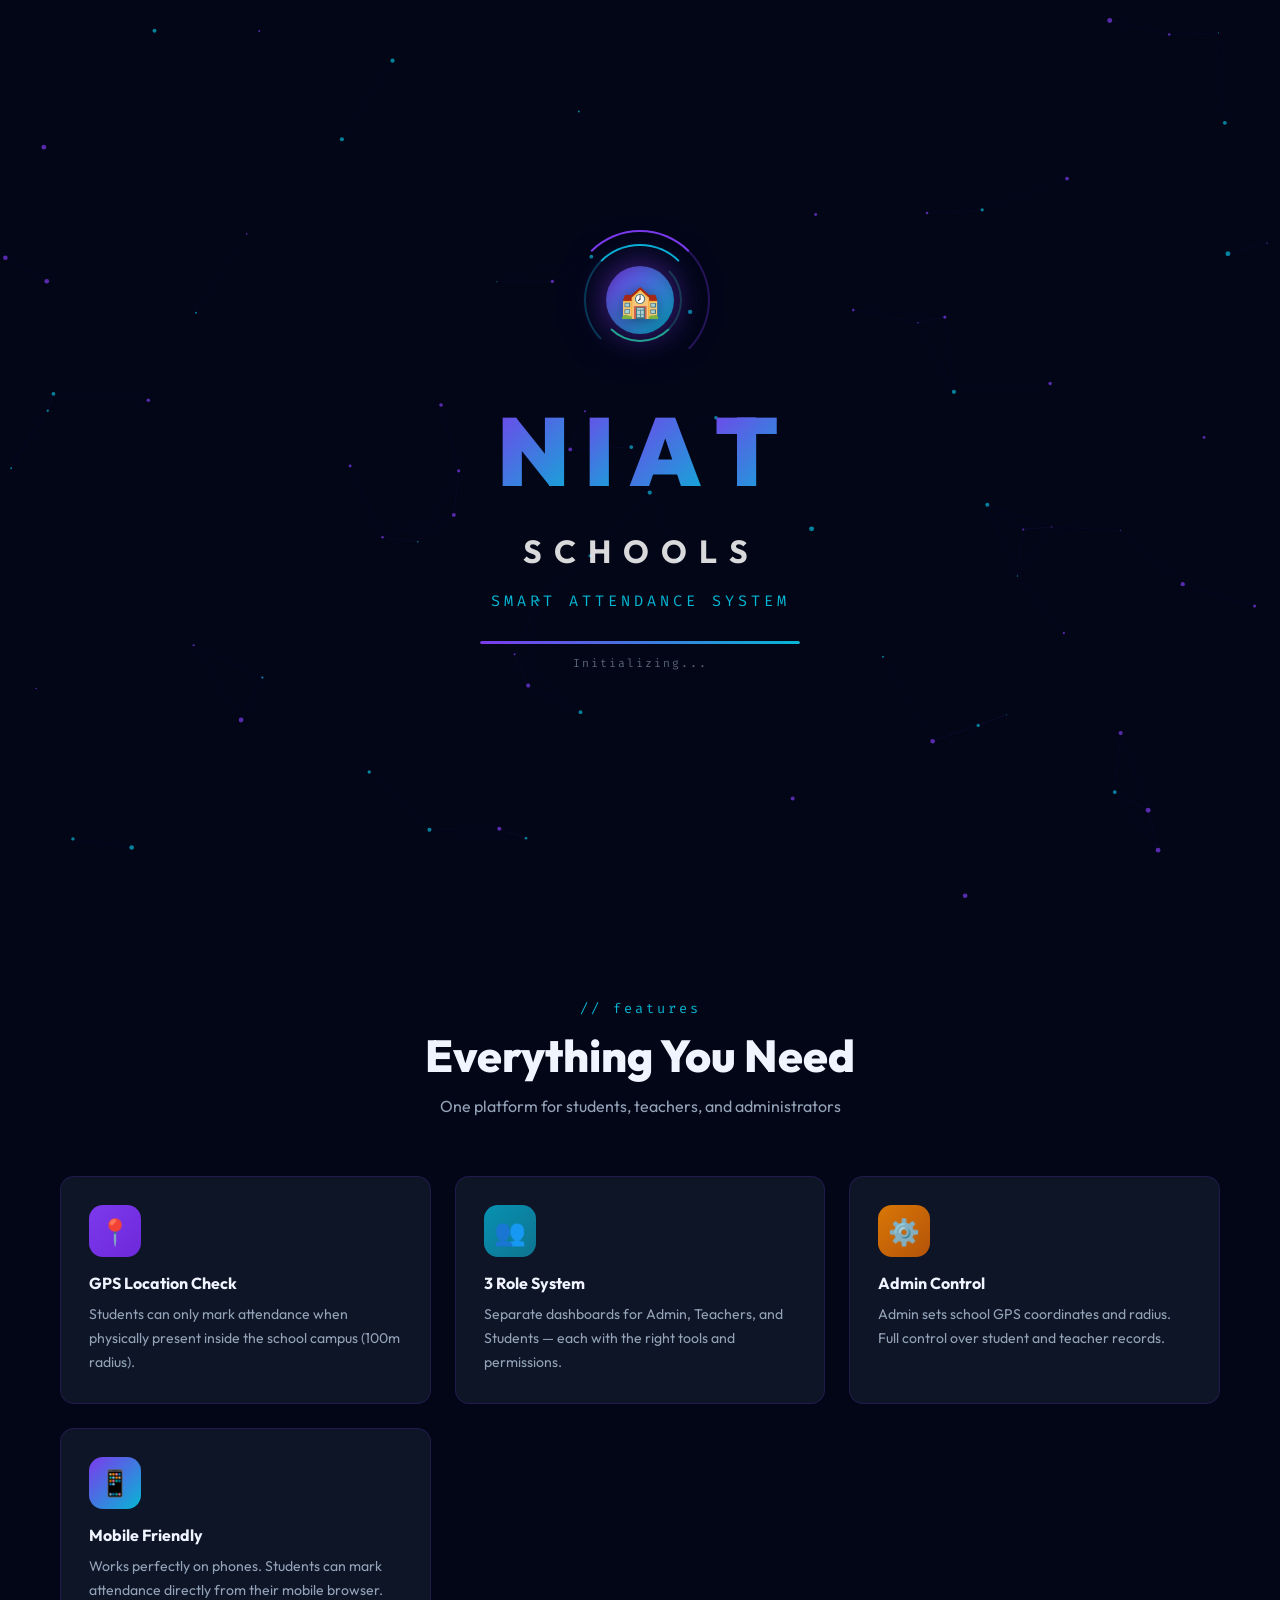
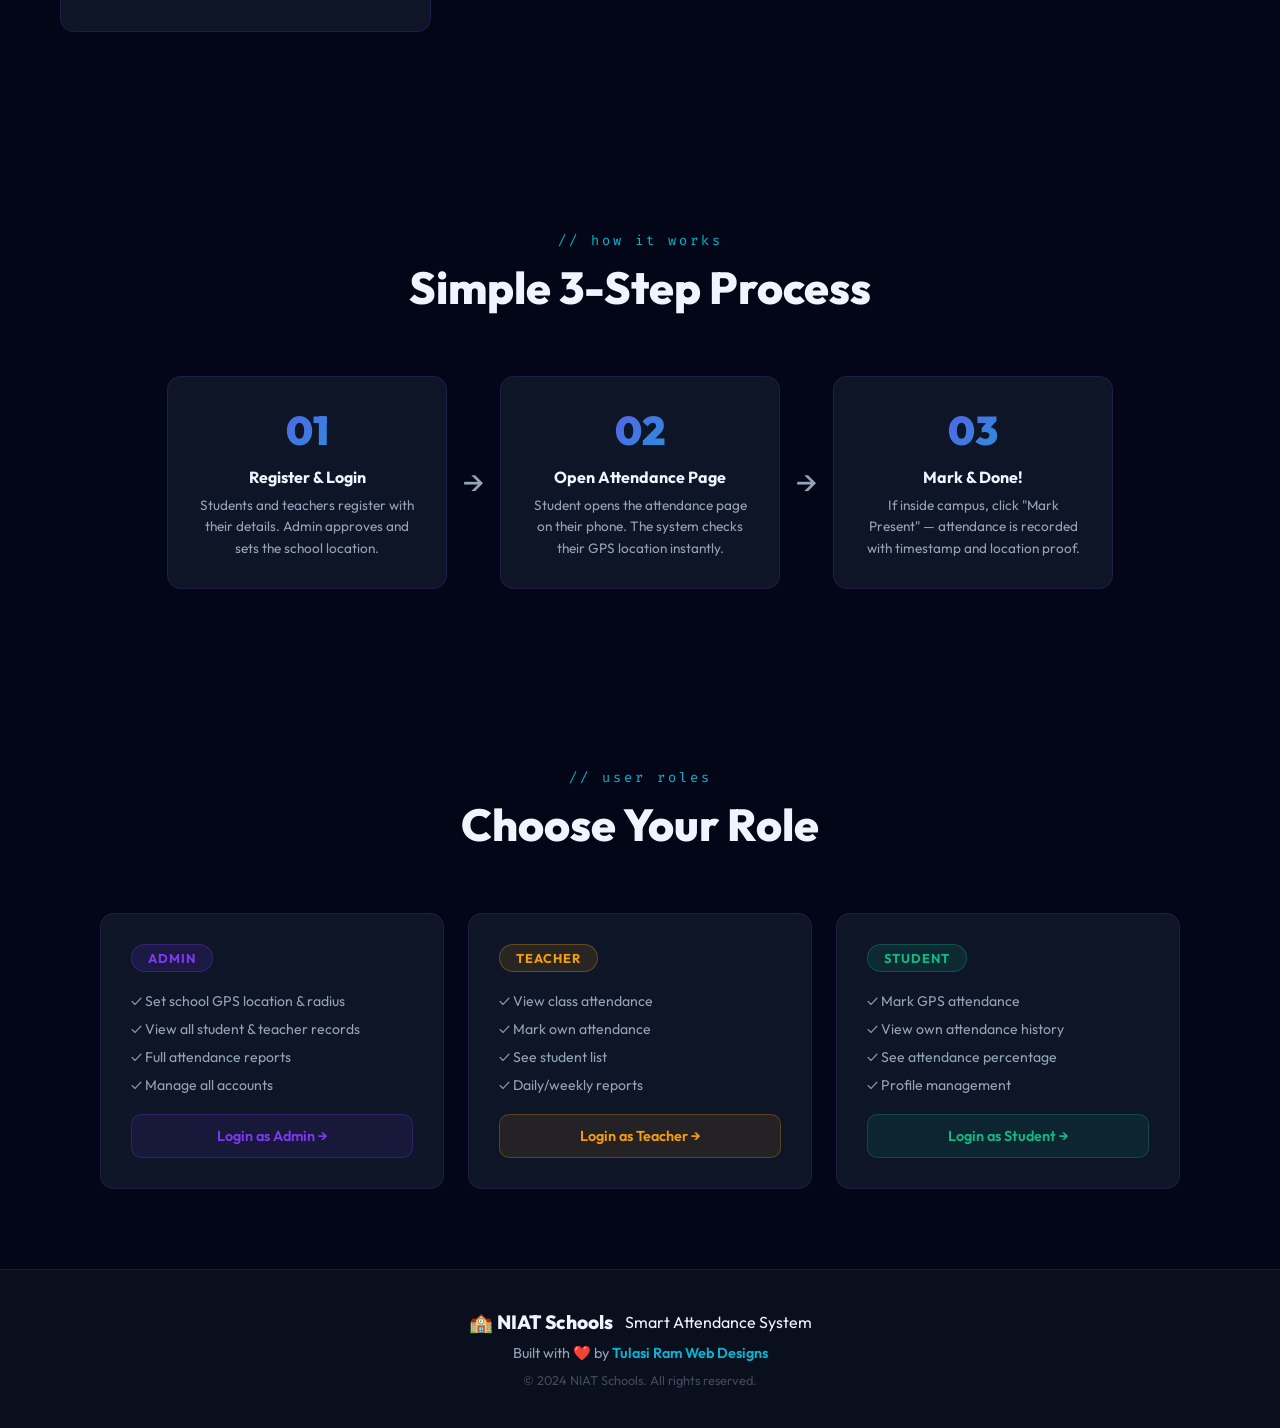
<file: index.html>
<!DOCTYPE html>
<html lang="en">
<head>
  <meta charset="UTF-8"/>
  <meta name="viewport" content="width=device-width, initial-scale=1.0"/>
  <title>NIAT Schools — Smart Attendance System</title>
  <meta name="description" content="NIAT Schools Smart Attendance System — GPS-based attendance marking, student management, and real-time reports. Built by Tulasi Ram Web Designs."/>
  <link rel="preconnect" href="https://fonts.googleapis.com"/>
  <link rel="preconnect" href="https://fonts.gstatic.com" crossorigin/>
  <link href="https://fonts.googleapis.com/css2?family=Outfit:wght@300;400;500;600;700;800;900&family=Fira+Code:wght@400;500&display=swap" rel="stylesheet"/>
  <link rel="stylesheet" href="style.css"/>
</head>
<body>

  <!-- ========== NIAT INTRO SPLASH ========== -->
  <div id="niat-intro">
    <canvas id="niat-canvas"></canvas>

    <div class="niat-intro-body">

      <!-- Animated Logo -->
      <div class="niat-logo-wrap">
        <div class="niat-emblem">
          <div class="emblem-ring ring-outer"></div>
          <div class="emblem-ring ring-mid"></div>
          <div class="emblem-ring ring-inner"></div>
          <div class="emblem-center">
            <span class="emblem-icon">🏫</span>
          </div>
        </div>
      </div>

      <!-- NIAT Letters -->
      <div class="niat-letters">
        <span class="nl" id="nl-n">N</span>
        <span class="nl" id="nl-i">I</span>
        <span class="nl" id="nl-a">A</span>
        <span class="nl" id="nl-t">T</span>
      </div>

      <!-- School Name -->
      <div class="niat-school-name" id="niat-school-name">
        <span class="nsn-letter" style="--d:0ms">S</span>
        <span class="nsn-letter" style="--d:60ms">C</span>
        <span class="nsn-letter" style="--d:120ms">H</span>
        <span class="nsn-letter" style="--d:180ms">O</span>
        <span class="nsn-letter" style="--d:240ms">O</span>
        <span class="nsn-letter" style="--d:300ms">L</span>
        <span class="nsn-letter" style="--d:360ms">S</span>
      </div>

      <!-- Tagline -->
      <p class="niat-tagline" id="niat-tagline">Smart Attendance System</p>

      <!-- Progress Bar -->
      <div class="niat-progress-wrap">
        <div class="niat-progress-bar" id="niat-progress-bar"></div>
      </div>
      <p class="niat-loading-text" id="niat-loading-text">Initializing...</p>

    </div>
  </div>
  <!-- ========== END INTRO ========== -->

  <!-- NAVBAR -->
  <nav id="navbar">
    <div class="nav-brand">
      <div class="brand-icon">🏫</div>
      <div>
        <span class="brand-name">NIAT Schools</span>
        <span class="brand-sub">Attendance System</span>
      </div>
    </div>
    <div class="nav-actions">
      <a href="login.html" class="btn-outline" id="nav-login">Login</a>
      <a href="login.html?mode=register" class="btn-solid" id="nav-register">Register</a>
    </div>
  </nav>

  <!-- HERO -->
  <section class="hero">
    <div class="hero-bg">
      <div class="orb orb1"></div>
      <div class="orb orb2"></div>
      <div class="orb orb3"></div>
      <div class="grid-overlay"></div>
    </div>
    <div class="hero-content">
      <div class="hero-badge">📍 GPS-Powered Attendance</div>
      <h1 class="hero-title">
        Smart Attendance<br/>
        <span class="gradient-text">For Modern Schools</span>
      </h1>
      <p class="hero-desc">
        Mark attendance in seconds using your location. Real-time reports, student management, and complete school oversight — all in one place.
      </p>
      <div class="hero-btns">
        <a href="login.html?mode=register" class="btn-primary-lg" id="hero-start">
          Get Started Free
          <span class="btn-arrow">→</span>
        </a>
        <a href="login.html" class="btn-ghost-lg" id="hero-login">Login to Dashboard</a>
      </div>
      <div class="hero-stats">
        <div class="hstat">
          <span class="hstat-num">100m</span>
          <span class="hstat-label">GPS Accuracy</span>
        </div>
        <div class="hstat-divider"></div>
        <div class="hstat">
          <span class="hstat-num">3</span>
          <span class="hstat-label">User Roles</span>
        </div>
        <div class="hstat-divider"></div>
        <div class="hstat">
          <span class="hstat-num">Live</span>
          <span class="hstat-label">Reports</span>
        </div>
      </div>
    </div>
    <div class="hero-visual">
      <div class="phone-mockup">
        <div class="phone-inner">
          <div class="phone-header">
            <span class="phone-time">09:00 AM</span>
            <span class="ph-dot"></span>
          </div>
          <div class="phone-card active-card">
            <div class="card-icon">📅</div>
            <p class="card-title">Teacher Dashboard</p>
            <p class="card-sub">Welcome to your daily calendar</p>
            <div style="margin-top:20px;display:grid;grid-template-columns:1fr 1fr 1fr;gap:4px;">
              <div style="height:20px;background:rgba(16,185,129,0.2);border-radius:4px;"></div>
              <div style="height:20px;background:rgba(16,185,129,0.2);border-radius:4px;"></div>
              <div style="height:20px;background:rgba(239,68,68,0.2);border-radius:4px;"></div>
              <div style="height:20px;background:rgba(16,185,129,0.2);border-radius:4px;"></div>
            </div>
          </div>
        </div>
      </div>
    </div>
  </section>

  <!-- FEATURES -->
  <section class="features-section">
    <div class="section-header">
      <span class="tag">// features</span>
      <h2 class="section-title">Everything You Need</h2>
      <p class="section-sub">One platform for students, teachers, and administrators</p>
    </div>
    <div class="features-grid">
      <div class="feat-card" id="feat-gps">
        <div class="feat-icon" style="background:linear-gradient(135deg,#7c3aed,#6d28d9)">📍</div>
        <h3>GPS Location Check</h3>
        <p>Students can only mark attendance when physically present inside the school campus (100m radius).</p>
      </div>
      <div class="feat-card" id="feat-roles">
        <div class="feat-icon" style="background:linear-gradient(135deg,#0891b2,#0e7490)">👥</div>
        <h3>3 Role System</h3>
        <p>Separate dashboards for Admin, Teachers, and Students — each with the right tools and permissions.</p>
      </div>

      <div class="feat-card" id="feat-admin">
        <div class="feat-icon" style="background:linear-gradient(135deg,#d97706,#b45309)">⚙️</div>
        <h3>Admin Control</h3>
        <p>Admin sets school GPS coordinates and radius. Full control over student and teacher records.</p>
      </div>
      <div class="feat-card" id="feat-mobile">
        <div class="feat-icon" style="background:linear-gradient(135deg,#7c3aed,#06b6d4)">📱</div>
        <h3>Mobile Friendly</h3>
        <p>Works perfectly on phones. Students can mark attendance directly from their mobile browser.</p>
      </div>
    </div>
  </section>

  <!-- HOW IT WORKS -->
  <section class="how-section">
    <div class="section-header">
      <span class="tag">// how it works</span>
      <h2 class="section-title">Simple 3-Step Process</h2>
    </div>
    <div class="steps-grid">
      <div class="step-card" id="step1">
        <div class="step-num">01</div>
        <h3>Register & Login</h3>
        <p>Students and teachers register with their details. Admin approves and sets the school location.</p>
      </div>
      <div class="step-arrow">→</div>
      <div class="step-card" id="step2">
        <div class="step-num">02</div>
        <h3>Open Attendance Page</h3>
        <p>Student opens the attendance page on their phone. The system checks their GPS location instantly.</p>
      </div>
      <div class="step-arrow">→</div>
      <div class="step-card" id="step3">
        <div class="step-num">03</div>
        <h3>Mark & Done!</h3>
        <p>If inside campus, click "Mark Present" — attendance is recorded with timestamp and location proof.</p>
      </div>
    </div>
  </section>

  <!-- ROLES -->
  <section class="roles-section">
    <div class="section-header">
      <span class="tag">// user roles</span>
      <h2 class="section-title">Choose Your Role</h2>
    </div>
    <div class="roles-grid">
      <div class="role-card admin-card" id="role-admin">
        <div class="role-badge">Admin</div>
        <ul>
          <li>✓ Set school GPS location & radius</li>
          <li>✓ View all student & teacher records</li>
          <li>✓ Full attendance reports</li>
          <li>✓ Manage all accounts</li>
        </ul>
        <a href="login.html?role=admin" class="role-btn" id="role-admin-btn">Login as Admin →</a>
      </div>
      <div class="role-card teacher-card" id="role-teacher">
        <div class="role-badge teacher">Teacher</div>
        <ul>
          <li>✓ View class attendance</li>
          <li>✓ Mark own attendance</li>
          <li>✓ See student list</li>
          <li>✓ Daily/weekly reports</li>
        </ul>
        <a href="login.html?role=teacher" class="role-btn teacher-btn" id="role-teacher-btn">Login as Teacher →</a>
      </div>
      <div class="role-card student-card" id="role-student">
        <div class="role-badge student">Student</div>
        <ul>
          <li>✓ Mark GPS attendance</li>
          <li>✓ View own attendance history</li>
          <li>✓ See attendance percentage</li>
          <li>✓ Profile management</li>
        </ul>
        <a href="login.html?role=student" class="role-btn student-btn" id="role-student-btn">Login as Student →</a>
      </div>
    </div>
  </section>

  <!-- FOOTER -->
  <footer class="footer">
    <div class="footer-brand">
      <span class="footer-logo">🏫 NIAT Schools</span>
      <p>Smart Attendance System</p>
    </div>
    <p class="footer-credit">Built with ❤️ by <a href="https://relaxed-sawine-9b41f3.netlify.app" target="_blank" id="footer-portfolio">Tulasi Ram Web Designs</a></p>
    <p class="footer-copy">© 2024 NIAT Schools. All rights reserved.</p>
  </footer>

  <script src="app.js"></script>
  <script>
    // Demo phone animation
    const demoBtn = document.getElementById('demo-mark-btn');
    const phoneSuccess = document.getElementById('phone-success');
    if(demoBtn){
      demoBtn.addEventListener('click', () => {
        demoBtn.textContent = 'Marking...';
        demoBtn.disabled = true;
        setTimeout(() => {
          demoBtn.closest('.phone-card').style.display = 'none';
          phoneSuccess.style.display = 'flex';
          setTimeout(() => {
            phoneSuccess.style.display = 'none';
            demoBtn.closest('.phone-card').style.display = 'block';
            demoBtn.textContent = 'Mark Present ✓';
            demoBtn.disabled = false;
          }, 3000);
        }, 1000);
      });
    }
  </script>

  <!-- NIAT INTRO ANIMATION SCRIPT -->
  <script>
  (function() {
    'use strict';

    const intro   = document.getElementById('niat-intro');
    const canvas  = document.getElementById('niat-canvas');
    const ctx     = canvas.getContext('2d');
    const letters = ['nl-n','nl-i','nl-a','nl-t'];
    const loadingMsgs = [
      'Initializing...',
      'Loading assets...',
      'Preparing dashboard...',
      'Ready! ✓'
    ];

    // Lock body scroll
    document.body.classList.add('intro-running');

    // --- Canvas Resize ---
    function resizeCanvas() {
      canvas.width  = window.innerWidth;
      canvas.height = window.innerHeight;
    }
    resizeCanvas();
    window.addEventListener('resize', resizeCanvas, { passive: true });

    // --- Particle System ---
    const isMobile = window.innerWidth < 768;
    const COUNT    = isMobile ? 40 : 80;
    const particles = [];

    for (let i = 0; i < COUNT; i++) {
      particles.push({
        x:   Math.random() * window.innerWidth,
        y:   Math.random() * window.innerHeight,
        vx:  (Math.random() - 0.5) * 0.5,
        vy:  (Math.random() - 0.5) * 0.5,
        r:   Math.random() * 2 + 0.5,
        hue: Math.random() > 0.5 ? 'rgba(124,58,237,' : 'rgba(6,182,212,'
      });
    }

    let rafId;
    function drawParticles() {
      ctx.clearRect(0, 0, canvas.width, canvas.height);

      particles.forEach(p => {
        p.x += p.vx;
        p.y += p.vy;
        if (p.x < 0 || p.x > canvas.width)  p.vx *= -1;
        if (p.y < 0 || p.y > canvas.height) p.vy *= -1;

        ctx.beginPath();
        ctx.arc(p.x, p.y, p.r, 0, Math.PI * 2);
        ctx.fillStyle = p.hue + '0.7)';
        ctx.fill();
      });

      // Draw connections (skip on mobile)
      if (!isMobile) {
        for (let i = 0; i < particles.length; i++) {
          for (let j = i + 1; j < particles.length; j++) {
            const dx   = particles[i].x - particles[j].x;
            const dy   = particles[i].y - particles[j].y;
            const dist = dx*dx + dy*dy;
            if (dist < 12000) {
              const alpha = (1 - dist / 12000) * 0.15;
              ctx.beginPath();
              ctx.moveTo(particles[i].x, particles[i].y);
              ctx.lineTo(particles[j].x, particles[j].y);
              ctx.strokeStyle = `rgba(124,58,237,${alpha})`;
              ctx.lineWidth   = 0.5;
              ctx.stroke();
            }
          }
        }
      }

      rafId = requestAnimationFrame(drawParticles);
    }
    drawParticles();

    // --- Animate NIAT letters one by one ---
    letters.forEach((id, idx) => {
      setTimeout(() => {
        const el = document.getElementById(id);
        if (el) el.classList.add('show');
      }, 700 + idx * 160);
    });

    // --- Loading text cycle ---
    const loadEl = document.getElementById('niat-loading-text');
    loadingMsgs.forEach((msg, i) => {
      setTimeout(() => {
        if (loadEl) loadEl.textContent = msg;
      }, 2400 + i * 420);
    });

    // --- Exit after 4.5s ---
    setTimeout(() => {
      cancelAnimationFrame(rafId);
      intro.classList.add('exit');
      document.body.classList.remove('intro-running');

      setTimeout(() => {
        intro.style.display = 'none';
      }, 950);
    }, 4500);

  })();
  </script>

</body>
</html>
</file>
<file: style.css>
/* =========================================================
   NIAT Schools Attendance System — style.css
   Built by Tulasi Ram Web Designs
========================================================= */

/* =========================================================
   NIAT INTRO SPLASH ANIMATION
========================================================= */
#niat-intro {
  position: fixed;
  inset: 0;
  z-index: 99999;
  background: #020617;
  display: flex;
  align-items: center;
  justify-content: center;
  overflow: hidden;
  transition: opacity 0.9s ease, transform 0.9s ease;
}

#niat-intro.exit {
  opacity: 0;
  transform: scale(1.06);
  pointer-events: none;
}

body.intro-running {
  overflow: hidden;
}

#niat-canvas {
  position: absolute;
  inset: 0;
  width: 100%;
  height: 100%;
}

.niat-intro-body {
  position: relative;
  z-index: 2;
  display: flex;
  flex-direction: column;
  align-items: center;
  gap: 20px;
  text-align: center;
}

/* === EMBLEM === */
.niat-logo-wrap {
  opacity: 0;
  transform: scale(0.3) rotate(-180deg);
  animation: emblemPop 1s cubic-bezier(0.34,1.56,0.64,1) 0.2s forwards;
  will-change: transform, opacity;
}

@keyframes emblemPop {
  to { opacity: 1; transform: scale(1) rotate(0deg); }
}

.niat-emblem {
  position: relative;
  width: 140px;
  height: 140px;
  display: flex;
  align-items: center;
  justify-content: center;
}

.emblem-ring {
  position: absolute;
  border-radius: 50%;
  border: 2px solid transparent;
  will-change: transform;
}

.ring-outer {
  inset: 0;
  border-top-color:  #7c3aed;
  border-right-color: rgba(124,58,237,0.3);
  animation: spinRing 2.5s linear infinite;
}

.ring-mid {
  inset: 14px;
  border-top-color:  #06b6d4;
  border-left-color: rgba(6,182,212,0.3);
  animation: spinRing 1.8s linear infinite reverse;
}

.ring-inner {
  inset: 28px;
  border-bottom-color: #10b981;
  border-right-color:  rgba(16,185,129,0.3);
  animation: spinRing 1.2s linear infinite;
}

@keyframes spinRing {
  to { transform: rotate(360deg); }
}

.emblem-center {
  position: relative;
  z-index: 2;
  width: 68px;
  height: 68px;
  border-radius: 50%;
  background: linear-gradient(135deg, #7c3aed, #06b6d4);
  display: flex;
  align-items: center;
  justify-content: center;
  box-shadow:
    0 0 30px rgba(124,58,237,0.5),
    0 0 60px rgba(124,58,237,0.2),
    inset 0 0 20px rgba(0,0,0,0.3);
  animation: pulseGlow 2s ease-in-out infinite;
}

@keyframes pulseGlow {
  0%,100% { box-shadow: 0 0 30px rgba(124,58,237,0.5), 0 0 60px rgba(124,58,237,0.2); }
  50%      { box-shadow: 0 0 50px rgba(6,182,212,0.7),  0 0 90px rgba(6,182,212,0.3); }
}

.emblem-icon {
  font-size: 2rem;
  filter: drop-shadow(0 2px 8px rgba(0,0,0,0.5));
}

/* === NIAT LETTERS === */
.niat-letters {
  display: flex;
  gap: 8px;
}

.nl {
  font-size: clamp(3.5rem, 10vw, 6rem);
  font-weight: 900;
  letter-spacing: 6px;
  background: linear-gradient(135deg, #7c3aed, #06b6d4);
  -webkit-background-clip: text;
  -webkit-text-fill-color: transparent;
  background-clip: text;
  opacity: 0;
  transform: translateY(50px) scale(0.5);
  transition: opacity 0.5s cubic-bezier(0.34,1.56,0.64,1),
              transform 0.5s cubic-bezier(0.34,1.56,0.64,1);
  text-shadow: none;
  will-change: transform, opacity;
  display: inline-block;
}

.nl.show {
  opacity: 1;
  transform: translateY(0) scale(1);
}

/* === SCHOOLS WORD === */
.niat-school-name {
  display: flex;
  gap: 2px;
  opacity: 0;
  animation: fadeIn 0.4s ease 1.4s forwards;
}

.nsn-letter {
  font-size: clamp(1.2rem, 4vw, 2rem);
  font-weight: 700;
  color: rgba(255,255,255,0.85);
  letter-spacing: 10px;
  opacity: 0;
  transform: translateY(20px);
  animation: letterRise 0.4s ease calc(1.5s + var(--d)) forwards;
  display: inline-block;
}

@keyframes letterRise {
  to { opacity: 1; transform: translateY(0); }
}

/* === TAGLINE === */
.niat-tagline {
  font-family: 'Fira Code', monospace;
  font-size: clamp(0.75rem, 2vw, 0.95rem);
  color: #06b6d4;
  letter-spacing: 4px;
  text-transform: uppercase;
  opacity: 0;
  animation: fadeIn 0.6s ease 2.1s forwards;
}

/* === PROGRESS BAR === */
.niat-progress-wrap {
  width: clamp(200px, 50vw, 320px);
  height: 3px;
  background: rgba(255,255,255,0.08);
  border-radius: 2px;
  overflow: hidden;
  opacity: 0;
  animation: fadeIn 0.4s ease 2.2s forwards;
  margin-top: 10px;
}

.niat-progress-bar {
  height: 100%;
  width: 0%;
  border-radius: 2px;
  background: linear-gradient(90deg, #7c3aed, #06b6d4, #10b981);
  background-size: 200%;
  animation:
    progressFill 2s ease 2.3s forwards,
    shimmer 1.5s linear 2.3s infinite;
  will-change: width;
}

@keyframes progressFill {
  0%   { width: 0%; }
  40%  { width: 55%; }
  70%  { width: 78%; }
  90%  { width: 92%; }
  100% { width: 100%; }
}

@keyframes shimmer {
  0%   { background-position: 200% center; }
  100% { background-position: -200% center; }
}

.niat-loading-text {
  font-family: 'Fira Code', monospace;
  font-size: 0.72rem;
  color: rgba(148,163,184,0.6);
  letter-spacing: 2px;
  opacity: 0;
  animation: fadeIn 0.4s ease 2.3s forwards;
  margin-top: -8px;
}

@keyframes fadeIn {
  to { opacity: 1; }
}


:root {
  --bg:        #020617;
  --bg2:       #0a0f1e;
  --bg3:       #0d1527;
  --accent:    #7c3aed;
  --accent2:   #06b6d4;
  --green:     #10b981;
  --red:       #ef4444;
  --amber:     #f59e0b;
  --border:    rgba(124,58,237,0.18);
  --text:      #f0f4ff;
  --muted:     #94a3b8;
  --radius:    14px;
  --sidebar-w: 260px;
  --ease:      cubic-bezier(0.25,0.46,0.45,0.94);
}

*, *::before, *::after { margin:0; padding:0; box-sizing:border-box; }
html { scroll-behavior:smooth; }
body { font-family:'Outfit',sans-serif; background:var(--bg); color:var(--text); overflow-x:hidden; }
a { text-decoration:none; color:inherit; }
button { font-family:inherit; cursor:pointer; border:none; outline:none; }
input, select, textarea { font-family:inherit; outline:none; border:none; }
::-webkit-scrollbar { width:5px; }
::-webkit-scrollbar-track { background:var(--bg2); }
::-webkit-scrollbar-thumb { background:var(--accent); border-radius:3px; }

/* ==================
   LANDING — NAVBAR
================== */
#navbar {
  position:fixed; top:0; left:0; right:0; z-index:100;
  display:flex; align-items:center; justify-content:space-between;
  padding:16px 60px;
  background:rgba(2,6,23,0.8);
  backdrop-filter:blur(20px);
  border-bottom:1px solid var(--border);
  transition:padding 0.3s;
}
.nav-brand { display:flex; align-items:center; gap:12px; font-size:1.5rem; }
.brand-icon { font-size:2rem; }
.brand-name { display:block; font-size:1.2rem; font-weight:800; color:var(--text); }
.brand-sub  { display:block; font-size:0.72rem; color:var(--muted); letter-spacing:1px; }
.nav-actions { display:flex; gap:12px; }
.btn-outline {
  padding:9px 24px; border:1.5px solid var(--border); border-radius:30px;
  color:var(--text); font-size:0.9rem; font-weight:500;
  transition:0.3s; background:transparent;
}
.btn-outline:hover { border-color:var(--accent2); color:var(--accent2); }
.btn-solid {
  padding:10px 26px; border-radius:30px;
  background:linear-gradient(135deg,var(--accent),#9333ea);
  color:#fff; font-size:0.9rem; font-weight:600;
  transition:0.3s; border:none;
}
.btn-solid:hover { transform:translateY(-2px); box-shadow:0 8px 25px rgba(124,58,237,0.4); }

/* ==================
   LANDING — HERO
================== */
.hero {
  min-height:100vh; display:flex; align-items:center; justify-content:space-between;
  padding:120px 60px 80px; gap:60px; position:relative; overflow:hidden;
  max-width:1400px; margin:0 auto;
}
.hero-bg { position:fixed; inset:0; z-index:-1; overflow:hidden; }
.orb {
  position:absolute; border-radius:50%;
  filter:blur(80px); opacity:0.35;
}
.orb1 { width:600px; height:600px; background:radial-gradient(circle,var(--accent),transparent); top:-200px; left:-200px; animation:orbFloat 8s ease-in-out infinite; }
.orb2 { width:400px; height:400px; background:radial-gradient(circle,var(--accent2),transparent); bottom:-100px; right:-100px; animation:orbFloat 10s ease-in-out infinite reverse; }
.orb3 { width:300px; height:300px; background:radial-gradient(circle,var(--green),transparent); top:50%; right:30%; animation:orbFloat 12s ease-in-out infinite; }
@keyframes orbFloat { 0%,100%{transform:translateY(0)} 50%{transform:translateY(-40px)} }
.grid-overlay {
  position:absolute; inset:0;
  background-image:linear-gradient(rgba(255,255,255,0.02) 1px,transparent 1px),linear-gradient(90deg,rgba(255,255,255,0.02) 1px,transparent 1px);
  background-size:60px 60px;
}
.hero-content { max-width:600px; z-index:1; }
.hero-badge {
  display:inline-flex; align-items:center; gap:8px;
  padding:8px 20px; border:1px solid rgba(6,182,212,0.3);
  border-radius:30px; background:rgba(6,182,212,0.08);
  color:var(--accent2); font-size:0.85rem; font-weight:500;
  margin-bottom:24px; animation:fadeUp 0.6s var(--ease) forwards;
}
.hero-title {
  font-size:clamp(2.8rem,6vw,5rem); font-weight:900; line-height:1.1;
  margin-bottom:20px; animation:fadeUp 0.7s var(--ease) 0.1s both;
}
.gradient-text {
  background:linear-gradient(135deg,var(--accent),var(--accent2),var(--green));
  background-size:200%;
  -webkit-background-clip:text; -webkit-text-fill-color:transparent; background-clip:text;
  animation:gradShift 4s ease infinite;
}
@keyframes gradShift { 0%,100%{background-position:0%} 50%{background-position:100%} }
.hero-desc { font-size:1.1rem; color:var(--muted); line-height:1.7; margin-bottom:36px; animation:fadeUp 0.7s var(--ease) 0.2s both; }
.hero-btns { display:flex; gap:14px; flex-wrap:wrap; margin-bottom:48px; animation:fadeUp 0.7s var(--ease) 0.3s both; }
.btn-primary-lg {
  display:inline-flex; align-items:center; gap:10px;
  padding:15px 36px; border-radius:50px;
  background:linear-gradient(135deg,var(--accent),#9333ea);
  color:#fff; font-size:1rem; font-weight:700;
  transition:0.3s; position:relative; overflow:hidden;
}
.btn-primary-lg:hover { transform:translateY(-3px); box-shadow:0 12px 40px rgba(124,58,237,0.5); }
.btn-arrow { font-size:1.2rem; transition:transform 0.3s; }
.btn-primary-lg:hover .btn-arrow { transform:translateX(5px); }
.btn-ghost-lg {
  display:inline-flex; align-items:center;
  padding:15px 36px; border-radius:50px;
  border:1.5px solid var(--border); color:var(--text);
  font-size:1rem; font-weight:500; transition:0.3s;
}
.btn-ghost-lg:hover { border-color:var(--accent2); color:var(--accent2); transform:translateY(-3px); }
.hero-stats { display:flex; align-items:center; gap:20px; animation:fadeUp 0.7s var(--ease) 0.4s both; }
.hstat { text-align:center; }
.hstat-num { display:block; font-size:1.6rem; font-weight:800; background:linear-gradient(135deg,var(--accent),var(--accent2)); -webkit-background-clip:text; -webkit-text-fill-color:transparent; background-clip:text; }
.hstat-label { font-size:0.75rem; color:var(--muted); text-transform:uppercase; letter-spacing:1px; }
.hstat-divider { width:1px; height:40px; background:var(--border); }

/* PHONE MOCKUP */
.hero-visual { z-index:1; animation:fadeUp 0.8s var(--ease) 0.5s both; }
.phone-mockup {
  width:280px; background:var(--bg3); border-radius:36px;
  border:1.5px solid var(--border); padding:12px;
  box-shadow:0 30px 80px rgba(0,0,0,0.6),0 0 0 1px rgba(124,58,237,0.1);
  animation:phoneFloat 4s ease-in-out infinite;
}
@keyframes phoneFloat { 0%,100%{transform:translateY(0)} 50%{transform:translateY(-12px)} }
.phone-inner { background:var(--bg2); border-radius:26px; padding:20px; min-height:360px; display:flex; flex-direction:column; gap:16px; }
.phone-header { display:flex; justify-content:space-between; align-items:center; }
.phone-time { font-size:0.85rem; color:var(--muted); font-family:'Fira Code',monospace; }
.ph-dot { width:8px; height:8px; border-radius:50%; background:var(--green); box-shadow:0 0 8px var(--green); }
.phone-card { background:var(--bg3); border-radius:20px; padding:20px; border:1px solid var(--border); display:flex; flex-direction:column; align-items:center; gap:12px; }
.card-icon { font-size:2.5rem; }
.card-title { font-size:1rem; font-weight:700; }
.card-sub { font-size:0.78rem; color:var(--green); text-align:center; font-weight:500; }
.location-ring {
  width:60px; height:60px; border-radius:50%;
  border:2px solid rgba(6,182,212,0.3);
  display:flex; align-items:center; justify-content:center;
  animation:ringPulse 2s ease-in-out infinite;
}
@keyframes ringPulse { 0%,100%{box-shadow:0 0 0 0 rgba(6,182,212,0.3)} 50%{box-shadow:0 0 0 14px rgba(6,182,212,0)} }
.location-dot { width:16px; height:16px; border-radius:50%; background:var(--accent2); box-shadow:0 0 12px var(--accent2); }
.mark-btn {
  width:100%; padding:12px; border-radius:12px;
  background:linear-gradient(135deg,var(--green),#059669);
  color:#fff; font-size:0.9rem; font-weight:700; transition:0.3s;
}
.mark-btn:hover { transform:scale(1.03); }
.phone-success {
  display:none; flex-direction:column; align-items:center;
  justify-content:center; gap:10px; height:200px;
  animation:fadeUp 0.4s ease;
}
.success-icon { font-size:3rem; }
.phone-success p { font-size:1rem; font-weight:700; color:var(--green); }
.phone-success span { font-size:0.78rem; color:var(--muted); }

/* ==================
   LANDING SECTIONS
================== */
.section-header { text-align:center; margin-bottom:60px; }
.tag { font-family:'Fira Code',monospace; font-size:0.85rem; color:var(--accent2); letter-spacing:3px; display:block; margin-bottom:10px; }
.section-title { font-size:clamp(1.8rem,3.5vw,3rem); font-weight:800; }
.section-sub { margin-top:12px; color:var(--muted); font-size:1rem; }

.features-section { max-width:1400px; margin:0 auto; padding:100px 60px; }
.features-grid { display:grid; grid-template-columns:repeat(auto-fill,minmax(280px,1fr)); gap:24px; }
.feat-card {
  background:var(--bg3); border:1px solid var(--border);
  border-radius:var(--radius); padding:28px;
  transition:0.35s var(--ease); cursor:default;
}
.feat-card:hover { transform:translateY(-8px); border-color:rgba(124,58,237,0.4); box-shadow:0 20px 50px rgba(0,0,0,0.4); }
.feat-icon { width:52px; height:52px; border-radius:14px; display:flex; align-items:center; justify-content:center; font-size:1.6rem; margin-bottom:16px; }
.feat-card h3 { font-size:1rem; font-weight:700; margin-bottom:10px; }
.feat-card p { font-size:0.88rem; color:var(--muted); line-height:1.7; }

.how-section { max-width:1200px; margin:0 auto; padding:100px 60px; }
.steps-grid { display:flex; align-items:center; justify-content:center; gap:16px; flex-wrap:wrap; }
.step-card {
  flex:1; min-width:200px; max-width:280px;
  background:var(--bg3); border:1px solid var(--border);
  border-radius:var(--radius); padding:28px; text-align:center;
  transition:0.3s;
}
.step-card:hover { transform:translateY(-6px); border-color:var(--accent); }
.step-num { font-size:2.5rem; font-weight:900; background:linear-gradient(135deg,var(--accent),var(--accent2)); -webkit-background-clip:text; -webkit-text-fill-color:transparent; background-clip:text; margin-bottom:12px; }
.step-card h3 { font-size:1rem; font-weight:700; margin-bottom:8px; }
.step-card p { font-size:0.85rem; color:var(--muted); line-height:1.6; }
.step-arrow { font-size:2rem; color:var(--muted); }

.roles-section { max-width:1200px; margin:0 auto; padding:80px 60px; }
.roles-grid { display:grid; grid-template-columns:repeat(auto-fill,minmax(280px,1fr)); gap:24px; }
.role-card {
  background:var(--bg3); border:1px solid var(--border);
  border-radius:var(--radius); padding:30px;
  transition:0.35s; display:flex; flex-direction:column; gap:20px;
}
.role-card:hover { transform:translateY(-8px); }
.admin-card:hover  { border-color:var(--accent);  box-shadow:0 20px 50px rgba(124,58,237,0.15); }
.teacher-card:hover{ border-color:var(--amber);   box-shadow:0 20px 50px rgba(245,158,11,0.15); }
.student-card:hover{ border-color:var(--green);   box-shadow:0 20px 50px rgba(16,185,129,0.15); }
.role-badge {
  display:inline-block; padding:5px 16px; border-radius:20px; font-size:0.8rem; font-weight:700;
  letter-spacing:1px; text-transform:uppercase;
  background:rgba(124,58,237,0.15); border:1px solid rgba(124,58,237,0.3); color:var(--accent);
  width:fit-content;
}
.role-badge.teacher { background:rgba(245,158,11,0.12); border-color:rgba(245,158,11,0.3); color:var(--amber); }
.role-badge.student { background:rgba(16,185,129,0.12); border-color:rgba(16,185,129,0.3); color:var(--green); }
.role-card ul { list-style:none; display:flex; flex-direction:column; gap:10px; }
.role-card ul li { font-size:0.88rem; color:var(--muted); }
.role-btn {
  display:block; text-align:center; padding:12px 20px; border-radius:10px;
  background:rgba(124,58,237,0.1); border:1px solid rgba(124,58,237,0.25);
  color:var(--accent); font-size:0.9rem; font-weight:600; transition:0.3s;
}
.role-btn:hover { background:var(--accent); color:#fff; }
.teacher-btn { background:rgba(245,158,11,0.1); border-color:rgba(245,158,11,0.25); color:var(--amber); }
.teacher-btn:hover { background:var(--amber); color:#000; }
.student-btn { background:rgba(16,185,129,0.1); border-color:rgba(16,185,129,0.25); color:var(--green); }
.student-btn:hover { background:var(--green); color:#fff; }

.footer {
  background:var(--bg2); border-top:1px solid var(--border);
  padding:40px 60px; text-align:center;
  display:flex; flex-direction:column; gap:10px; align-items:center;
}
.footer-brand { display:flex; align-items:center; gap:12px; }
.footer-logo { font-size:1.2rem; font-weight:800; }
.footer-credit { font-size:0.9rem; color:var(--muted); }
.footer-credit a { color:var(--accent2); font-weight:600; }
.footer-credit a:hover { text-decoration:underline; }
.footer-copy { font-size:0.8rem; color:rgba(148,163,184,0.4); }

/* ==================
   AUTH PAGE
================== */
.auth-page { display:flex; align-items:center; justify-content:center; min-height:100vh; }
.auth-bg { position:fixed; inset:0; z-index:0; overflow:hidden; }
.auth-container {
  position:relative; z-index:1;
  width:100%; max-width:560px;
  background:rgba(13,21,39,0.92);
  backdrop-filter:blur(20px);
  border:1px solid var(--border);
  border-radius:20px; padding:40px;
  margin:20px;
  box-shadow:0 30px 80px rgba(0,0,0,0.6);
  animation:fadeUp 0.5s var(--ease);
}
.auth-brand {
  display:flex; align-items:center; gap:10px;
  font-size:1.1rem; font-weight:700; margin-bottom:24px;
  color:var(--text); cursor:pointer;
}
.auth-brand:hover { color:var(--accent2); }
.auth-tabs {
  display:flex; border:1px solid var(--border); border-radius:10px;
  overflow:hidden; margin-bottom:28px;
}
.auth-tab {
  flex:1; padding:12px; background:transparent; color:var(--muted);
  font-size:0.95rem; font-weight:600; transition:0.3s;
}
.auth-tab.active { background:var(--accent); color:#fff; }
.form-title { font-size:1.5rem; font-weight:800; margin-bottom:4px; }
.form-sub   { font-size:0.88rem; color:var(--muted); margin-bottom:20px; }
.hidden { display:none !important; }
.role-selector { display:flex; gap:8px; margin-bottom:20px; flex-wrap:wrap; }
.role-pill {
  padding:8px 20px; border-radius:30px;
  background:var(--bg3); border:1.5px solid var(--border);
  color:var(--muted); font-size:0.85rem; font-weight:600; transition:0.3s;
}
.role-pill.active { background:var(--accent); border-color:var(--accent); color:#fff; }
.input-group { display:flex; flex-direction:column; gap:6px; margin-bottom:14px; }
.input-group label { font-size:0.82rem; color:var(--muted); font-weight:500; }
.input-group input, .input-group select {
  width:100%; padding:12px 16px; background:var(--bg2);
  border:1.5px solid var(--border); border-radius:10px;
  color:var(--text); font-size:0.95rem; transition:0.3s;
}
.input-group input:focus, .input-group select:focus { border-color:var(--accent); box-shadow:0 0 0 3px rgba(124,58,237,0.12); }
.input-group textarea { width:100%; padding:12px 16px; background:var(--bg2); border:1.5px solid var(--border); border-radius:10px; color:var(--text); font-size:0.95rem; resize:vertical; transition:0.3s; }
.pw-wrap { position:relative; }
.pw-wrap input { padding-right:44px; width:100%; }
.toggle-pw { position:absolute; right:12px; top:50%; transform:translateY(-50%); background:none; color:var(--muted); font-size:1rem; padding:4px; }
.reg-grid { display:grid; grid-template-columns:1fr 1fr; gap:0 16px; }
.full-width { grid-column:span 2; }
.form-error { color:var(--red); font-size:0.85rem; min-height:20px; margin-bottom:4px; }
.form-submit {
  width:100%; padding:14px; border-radius:12px;
  background:linear-gradient(135deg,var(--accent),#9333ea);
  color:#fff; font-size:1rem; font-weight:700; transition:0.3s;
  position:relative; overflow:hidden;
}
.form-submit:hover { transform:translateY(-2px); box-shadow:0 10px 30px rgba(124,58,237,0.4); }
.form-submit:disabled { opacity:0.6; pointer-events:none; }
.form-switch { text-align:center; font-size:0.85rem; color:var(--muted); margin-top:16px; }
.switch-link { color:var(--accent2); cursor:pointer; font-weight:600; }
.switch-link:hover { text-decoration:underline; }
.demo-note {
  margin-top:16px; padding:12px 16px; background:rgba(6,182,212,0.08);
  border:1px solid rgba(6,182,212,0.2); border-radius:10px;
  font-size:0.82rem; color:var(--accent2); text-align:center;
}

/* ==================
   APP LAYOUT
================== */
.app-page { display:flex; min-height:100vh; background:var(--bg); }
.sidebar {
  width:var(--sidebar-w); background:var(--bg2);
  border-right:1px solid var(--border);
  display:flex; flex-direction:column;
  position:fixed; top:0; left:0; bottom:0; z-index:200;
  transition:left 0.3s var(--ease);
}
.sidebar-brand { display:flex; align-items:center; gap:12px; padding:24px 20px; border-bottom:1px solid var(--border); font-size:1.5rem; }
.sb-name { display:block; font-size:0.95rem; font-weight:800; }
.sb-sub  { display:block; font-size:0.68rem; color:var(--muted); letter-spacing:1px; }
.sidebar-nav { flex:1; padding:16px 12px; display:flex; flex-direction:column; gap:4px; overflow-y:auto; }
.sb-link {
  display:flex; align-items:center; gap:12px; padding:12px 14px;
  border-radius:10px; color:var(--muted); font-size:0.92rem; font-weight:500;
  transition:0.25s; position:relative;
}
.sb-link:hover { background:rgba(255,255,255,0.04); color:var(--text); }
.sb-link.active { background:rgba(124,58,237,0.12); color:var(--accent); font-weight:600; }
.sb-link.active::before { content:''; position:absolute; left:0; top:4px; bottom:4px; width:3px; background:var(--accent); border-radius:2px; }
.sb-icon { font-size:1.1rem; }
.sidebar-bottom { padding:16px 12px; border-top:1px solid var(--border); display:flex; flex-direction:column; gap:10px; }
.user-info { display:flex; align-items:center; gap:10px; }
.user-avatar { width:38px; height:38px; border-radius:50%; background:linear-gradient(135deg,var(--accent),var(--accent2)); display:flex; align-items:center; justify-content:center; font-size:0.9rem; font-weight:700; color:#fff; flex-shrink:0; }
.user-name { font-size:0.9rem; font-weight:600; }
.user-role { font-size:0.72rem; color:var(--muted); text-transform:capitalize; }
.logout-btn { padding:9px; border-radius:8px; background:rgba(239,68,68,0.1); border:1px solid rgba(239,68,68,0.2); color:var(--red); font-size:0.85rem; font-weight:600; transition:0.3s; }
.logout-btn:hover { background:var(--red); color:#fff; }
.hamburger-app { display:none; position:fixed; top:16px; left:16px; z-index:300; background:var(--bg3); border:1px solid var(--border); border-radius:10px; padding:10px 14px; font-size:1.2rem; color:var(--text); }
.sidebar-overlay { display:none; position:fixed; inset:0; background:rgba(0,0,0,0.5); z-index:150; backdrop-filter:blur(2px); }
.app-main { margin-left:var(--sidebar-w); flex:1; padding:40px; min-height:100vh; }
.app-header { display:flex; align-items:flex-start; justify-content:space-between; margin-bottom:32px; flex-wrap:wrap; gap:16px; }
.app-title { font-size:1.8rem; font-weight:800; }
.app-sub { color:var(--muted); font-size:0.9rem; margin-top:4px; }
.header-right { display:flex; align-items:center; gap:12px; flex-wrap:wrap; }
.today-badge { padding:8px 18px; background:rgba(124,58,237,0.1); border:1px solid var(--border); border-radius:30px; font-size:0.85rem; color:var(--muted); font-family:'Fira Code',monospace; }

/* STAT CARDS */
.stat-cards { display:grid; grid-template-columns:repeat(auto-fill,minmax(200px,1fr)); gap:16px; margin-bottom:28px; }
.scard {
  display:flex; align-items:center; gap:16px;
  background:var(--bg3); border:1px solid var(--border);
  border-radius:var(--radius); padding:20px;
  transition:0.3s;
}
.scard:hover { transform:translateY(-4px); }
.scard.green { border-color:rgba(16,185,129,0.2); }
.scard.green:hover { box-shadow:0 10px 30px rgba(16,185,129,0.12); }
.scard.red   { border-color:rgba(239,68,68,0.2); }
.scard.red:hover   { box-shadow:0 10px 30px rgba(239,68,68,0.12); }
.scard.blue  { border-color:rgba(6,182,212,0.2); }
.scard.blue:hover  { box-shadow:0 10px 30px rgba(6,182,212,0.12); }
.scard.purple{ border-color:rgba(124,58,237,0.2); }
.scard.purple:hover{ box-shadow:0 10px 30px rgba(124,58,237,0.12); }
.scard-icon { font-size:2rem; }
.scard-label { font-size:0.78rem; color:var(--muted); text-transform:uppercase; letter-spacing:1px; margin-bottom:4px; }
.scard-val { font-size:1.8rem; font-weight:800; }
.scard.green .scard-val { color:var(--green); }
.scard.red   .scard-val { color:var(--red); }
.scard.blue  .scard-val { color:var(--accent2); }
.scard.purple.scard-val { color:var(--accent); }

/* CHARTS */
.charts-row { display:grid; grid-template-columns:1fr 1.8fr; gap:20px; margin-bottom:24px; }
.chart-card { background:var(--bg3); border:1px solid var(--border); border-radius:var(--radius); padding:24px; }
.chart-card.wide { grid-column:span 1; }
.chart-card h3 { font-size:1rem; font-weight:700; margin-bottom:16px; }
.chart-wrap { position:relative; height:220px; }
.chart-wrap.tall { height:260px; }

/* TABLE */
.table-card { background:var(--bg3); border:1px solid var(--border); border-radius:var(--radius); overflow:hidden; margin-bottom:24px; }
.table-header { display:flex; align-items:center; justify-content:space-between; padding:20px 24px; border-bottom:1px solid var(--border); gap:12px; flex-wrap:wrap; }
.table-header h3 { font-size:1rem; font-weight:700; }
.table-search {
  padding:8px 16px; background:var(--bg2); border:1px solid var(--border);
  border-radius:8px; color:var(--text); font-size:0.88rem; width:220px;
}
.table-search:focus { border-color:var(--accent); }
.table-wrap { overflow-x:auto; }
.att-table { width:100%; border-collapse:collapse; }
.att-table th { padding:12px 16px; text-align:left; font-size:0.78rem; color:var(--muted); text-transform:uppercase; letter-spacing:1px; border-bottom:1px solid var(--border); white-space:nowrap; font-weight:600; }
.att-table td { padding:12px 16px; font-size:0.88rem; border-bottom:1px solid rgba(255,255,255,0.04); white-space:nowrap; vertical-align:middle; }
.att-table tr:hover td { background:rgba(255,255,255,0.02); }
.att-table tr:last-child td { border-bottom:none; }
.empty-row { text-align:center; color:var(--muted); padding:40px !important; }
.badge-present { display:inline-block; padding:3px 12px; background:rgba(16,185,129,0.12); border:1px solid rgba(16,185,129,0.3); color:var(--green); border-radius:20px; font-size:0.75rem; font-weight:600; }
.badge-absent  { display:inline-block; padding:3px 12px; background:rgba(239,68,68,0.12); border:1px solid rgba(239,68,68,0.3); color:var(--red); border-radius:20px; font-size:0.75rem; font-weight:600; }
.badge-warn    { display:inline-block; padding:3px 12px; background:rgba(245,158,11,0.12); border:1px solid rgba(245,158,11,0.3); color:var(--amber); border-radius:20px; font-size:0.75rem; font-weight:600; }
.badge-good    { display:inline-block; padding:3px 12px; background:rgba(16,185,129,0.12); border:1px solid rgba(16,185,129,0.3); color:var(--green); border-radius:20px; font-size:0.75rem; font-weight:600; }
.action-btn { padding:5px 12px; border-radius:6px; font-size:0.78rem; font-weight:600; transition:0.2s; cursor:pointer; }
.action-btn.view  { background:rgba(6,182,212,0.1); border:1px solid rgba(6,182,212,0.25); color:var(--accent2); }
.action-btn.edit  { background:rgba(124,58,237,0.1); border:1px solid rgba(124,58,237,0.25); color:var(--accent); }
.action-btn.del   { background:rgba(239,68,68,0.1); border:1px solid rgba(239,68,68,0.25); color:var(--red); }
.action-btn:hover { transform:scale(1.05); }

/* ADMIN LOCATION SETUP */
.location-setup-card {
  background:rgba(6,182,212,0.06); border:1px solid rgba(6,182,212,0.2);
  border-radius:var(--radius); padding:24px; margin-bottom:24px;
}
.setup-header { display:flex; align-items:flex-start; gap:14px; margin-bottom:20px; font-size:1.5rem; }
.setup-header div h3 { font-size:1rem; font-weight:700; margin-bottom:4px; }
.setup-header div p  { font-size:0.85rem; color:var(--muted); }
.setup-actions { display:flex; flex-direction:column; gap:12px; }
.or-divider { text-align:center; color:var(--muted); font-size:0.82rem; font-family:'Fira Code',monospace; }
.coord-inputs { display:flex; gap:10px; flex-wrap:wrap; }
.coord-inputs input { flex:1; min-width:160px; padding:10px 14px; background:var(--bg2); border:1.5px solid var(--border); border-radius:10px; color:var(--text); font-size:0.9rem; }
.coord-inputs input:focus { border-color:var(--accent2); }
.btn-outline-sm { padding:10px 18px; border-radius:10px; background:transparent; border:1.5px solid var(--accent2); color:var(--accent2); font-size:0.9rem; font-weight:600; transition:0.3s; }
.btn-outline-sm:hover { background:var(--accent2); color:#000; }
.location-status { margin-top:12px; font-size:0.88rem; font-weight:600; min-height:22px; }
.location-status.success { color:var(--green); }
.location-status.error   { color:var(--red); }

/* ATTENDANCE PAGE */
.attendance-center { display:flex; flex-direction:column; align-items:center; gap:24px; }
.att-card {
  width:100%; max-width:520px; background:var(--bg3);
  border:1px solid var(--border); border-radius:20px;
  padding:36px; text-align:center; display:flex; flex-direction:column; align-items:center; gap:20px;
}
.att-pulse-ring {
  width:100px; height:100px; border-radius:50%;
  border:2px solid rgba(124,58,237,0.3);
  display:flex; align-items:center; justify-content:center;
  animation:ringPulse 2.5s ease-in-out infinite;
}
.att-pulse-inner { width:68px; height:68px; border-radius:50%; background:linear-gradient(135deg,var(--accent),var(--accent2)); display:flex; align-items:center; justify-content:center; font-size:2rem; }
.att-card-title { font-size:1.4rem; font-weight:800; }
.att-card-sub   { font-size:0.9rem; color:var(--muted); }
.att-steps { display:flex; align-items:center; gap:8px; margin:8px 0; }
.att-step { display:flex; flex-direction:column; align-items:center; gap:6px; font-size:0.75rem; color:var(--muted); }
.step-dot {
  width:32px; height:32px; border-radius:50%;
  background:var(--bg2); border:2px solid var(--border);
  display:flex; align-items:center; justify-content:center;
  font-size:0.8rem; font-weight:700; color:var(--muted); transition:0.4s;
}
.step-dot.done  { background:var(--green); border-color:var(--green); color:#fff; }
.step-dot.active{ background:var(--accent); border-color:var(--accent); color:#fff; }
.step-dot.error { background:var(--red); border-color:var(--red); color:#fff; }
.att-step-line  { flex:1; height:2px; background:var(--border); min-width:30px; }
.location-info { width:100%; background:var(--bg2); border-radius:12px; padding:16px; text-align:left; }
.loc-row { display:flex; justify-content:space-between; padding:6px 0; border-bottom:1px solid rgba(255,255,255,0.04); font-size:0.85rem; }
.loc-row:last-child { border-bottom:none; }
.loc-label { color:var(--muted); }
.loc-val   { color:var(--text); font-weight:500; font-family:'Fira Code',monospace; font-size:0.82rem; }
.att-mark-btn {
  width:100%; max-width:280px; padding:16px; border-radius:14px;
  background:linear-gradient(135deg,var(--green),#059669);
  color:#fff; font-size:1.1rem; font-weight:700;
  transition:0.3s; animation:pulse-green 2s ease infinite;
}
.att-mark-btn:hover { transform:scale(1.04); box-shadow:0 12px 40px rgba(16,185,129,0.4); }
@keyframes pulse-green { 0%,100%{box-shadow:0 0 0 0 rgba(16,185,129,0.3)} 50%{box-shadow:0 0 0 14px rgba(16,185,129,0)} }
.already-marked { display:flex; flex-direction:column; align-items:center; gap:10px; }
.am-icon { font-size:3rem; }
.already-marked h3 { font-size:1.3rem; font-weight:800; color:var(--green); }
.already-marked p  { color:var(--muted); font-size:0.88rem; }
.am-details { background:var(--bg2); border-radius:10px; padding:12px 20px; font-size:0.82rem; color:var(--muted); font-family:'Fira Code',monospace; text-align:left; width:100%; }
.att-error { display:flex; flex-direction:column; align-items:center; gap:10px; }
.err-icon { font-size:2.5rem; }
.att-error h3 { font-size:1.1rem; font-weight:700; color:var(--red); }
.att-error p  { font-size:0.88rem; color:var(--muted); }
.retry-btn { padding:10px 28px; border-radius:10px; background:rgba(239,68,68,0.1); border:1px solid rgba(239,68,68,0.3); color:var(--red); font-size:0.9rem; font-weight:600; transition:0.3s; }
.retry-btn:hover { background:var(--red); color:#fff; }
.check-again-btn { padding:10px 24px; border-radius:10px; background:rgba(6,182,212,0.1); border:1px solid rgba(6,182,212,0.25); color:var(--accent2); font-size:0.9rem; font-weight:600; transition:0.3s; }
.check-again-btn:hover { background:var(--accent2); color:#000; }
.att-history-card { width:100%; max-width:520px; background:var(--bg3); border:1px solid var(--border); border-radius:20px; padding:28px; }
.att-history-card h3 { font-size:1rem; font-weight:700; margin-bottom:16px; }
.history-stats { display:flex; gap:0; margin-bottom:16px; border-radius:12px; overflow:hidden; border:1px solid var(--border); }
.hst-item { flex:1; padding:14px; text-align:center; background:var(--bg2); border-right:1px solid var(--border); }
.hst-item:last-child { border-right:none; }
.hst-num { display:block; font-size:1.5rem; font-weight:800; margin-bottom:4px; }
.hst-num.green  { color:var(--green); }
.hst-num.red    { color:var(--red); }
.hst-num.purple { color:var(--accent); }
.hst-item span:last-child { font-size:0.72rem; color:var(--muted); text-transform:uppercase; letter-spacing:1px; }
.history-list { display:flex; flex-direction:column; gap:8px; max-height:280px; overflow-y:auto; }
.hist-row { display:flex; justify-content:space-between; align-items:center; padding:10px 14px; background:var(--bg2); border-radius:10px; font-size:0.85rem; }
.hist-date { color:var(--muted); font-family:'Fira Code',monospace; font-size:0.8rem; }
.hist-time { color:var(--muted); font-size:0.78rem; }
.empty-text { color:var(--muted); text-align:center; padding:20px; font-size:0.88rem; }

/* FILTERS */
.filters-bar { display:flex; gap:12px; margin-bottom:20px; flex-wrap:wrap; }
.filter-input { flex:1; min-width:200px; padding:10px 16px; background:var(--bg3); border:1px solid var(--border); border-radius:10px; color:var(--text); font-size:0.9rem; }
.filter-input:focus { border-color:var(--accent); }
.filter-select { padding:10px 16px; background:var(--bg3); border:1px solid var(--border); border-radius:10px; color:var(--text); font-size:0.9rem; min-width:140px; }

/* MODAL */
.modal-overlay { position:fixed; inset:0; background:rgba(0,0,0,0.65); backdrop-filter:blur(6px); z-index:500; display:flex; align-items:center; justify-content:center; padding:20px; }
.modal { background:var(--bg3); border:1px solid var(--border); border-radius:20px; width:100%; max-width:500px; max-height:90vh; overflow-y:auto; box-shadow:0 30px 80px rgba(0,0,0,0.7); animation:modalIn 0.3s var(--ease); }
.modal-wide { max-width:700px; }
@keyframes modalIn { from{transform:scale(0.92);opacity:0} to{transform:scale(1);opacity:1} }
.modal-header { display:flex; justify-content:space-between; align-items:center; padding:20px 24px; border-bottom:1px solid var(--border); }
.modal-header h3 { font-size:1.1rem; font-weight:700; }
.modal-close { background:rgba(255,255,255,0.06); border:1px solid var(--border); color:var(--muted); width:32px; height:32px; border-radius:8px; font-size:0.9rem; transition:0.2s; cursor:pointer; }
.modal-close:hover { background:var(--red); color:#fff; border-color:var(--red); }
.modal-body { padding:24px; }

/* REPORTS */
.date-picker { padding:9px 16px; background:var(--bg3); border:1px solid var(--border); border-radius:10px; color:var(--text); font-size:0.88rem; }
.date-picker:focus { border-color:var(--accent); }
.pct-bar { width:80px; height:6px; background:rgba(255,255,255,0.08); border-radius:3px; overflow:hidden; display:inline-block; vertical-align:middle; margin-right:8px; }
.pct-fill { height:100%; border-radius:3px; transition:width 1s var(--ease); }

/* ANIMATIONS */
@keyframes fadeUp { from{opacity:0;transform:translateY(30px)} to{opacity:1;transform:translateY(0)} }
@keyframes fadeIn  { from{opacity:0} to{opacity:1} }

/* ==================
   RESPONSIVE
================== */
@media (max-width:1024px) {
  .charts-row { grid-template-columns:1fr; }
  .hero { flex-direction:column; text-align:center; padding-top:110px; }
  .hero-content { max-width:100%; }
  .hero-btns { justify-content:center; }
  .hero-stats { justify-content:center; }
}
@media (max-width:768px) {
  #navbar { padding:14px 20px; }
  .nav-brand .brand-name { font-size: 1.1rem; }
  .nav-brand .brand-sub { font-size: 0.65rem; }
  .nav-actions { gap: 8px; }
  .nav-actions a { padding: 8px 12px; font-size: 0.85rem; }
  
  .hero { padding:110px 20px 60px; }
  .hero-title { font-size: 2.3rem; line-height: 1.2; }
  .hero-desc { font-size: 1rem; }
  
  .features-section,.how-section,.roles-section { padding:60px 20px; }
  .section-title { font-size: 1.8rem; }
  
  .footer { padding:30px 20px; }
  .steps-grid { flex-direction:column; }
  .step-arrow { transform:rotate(90deg); margin: 10px auto; }
  .sidebar { left:-100%; }
  .sidebar.open { left:0; }
  .sidebar-overlay { display:none; }
  .sidebar-overlay.visible { display:block; }
  .hamburger-app { display:block; }
  .app-main { margin-left:0; padding:20px; padding-top:70px; }
  .reg-grid { grid-template-columns:1fr; }
  .full-width { grid-column:span 1; }
  .att-steps { flex-wrap:wrap; justify-content:center; }
  .coord-inputs { flex-direction:column; }
  
  .roles-grid { grid-template-columns:1fr; }
  .features-grid { grid-template-columns:1fr; }
}
@media (max-width:480px) {
  .stat-cards { grid-template-columns:1fr; }
  .auth-container { padding:24px 16px; margin: 10px; border-radius: 20px; }
  .auth-box { border-radius: 20px; }
  .phone-mockup { width:220px; }
  .hero-title { font-size: 2rem; }
  .app-title { font-size: 1.3rem; }
  .app-sub { font-size: 0.85rem; }
}
</file>
